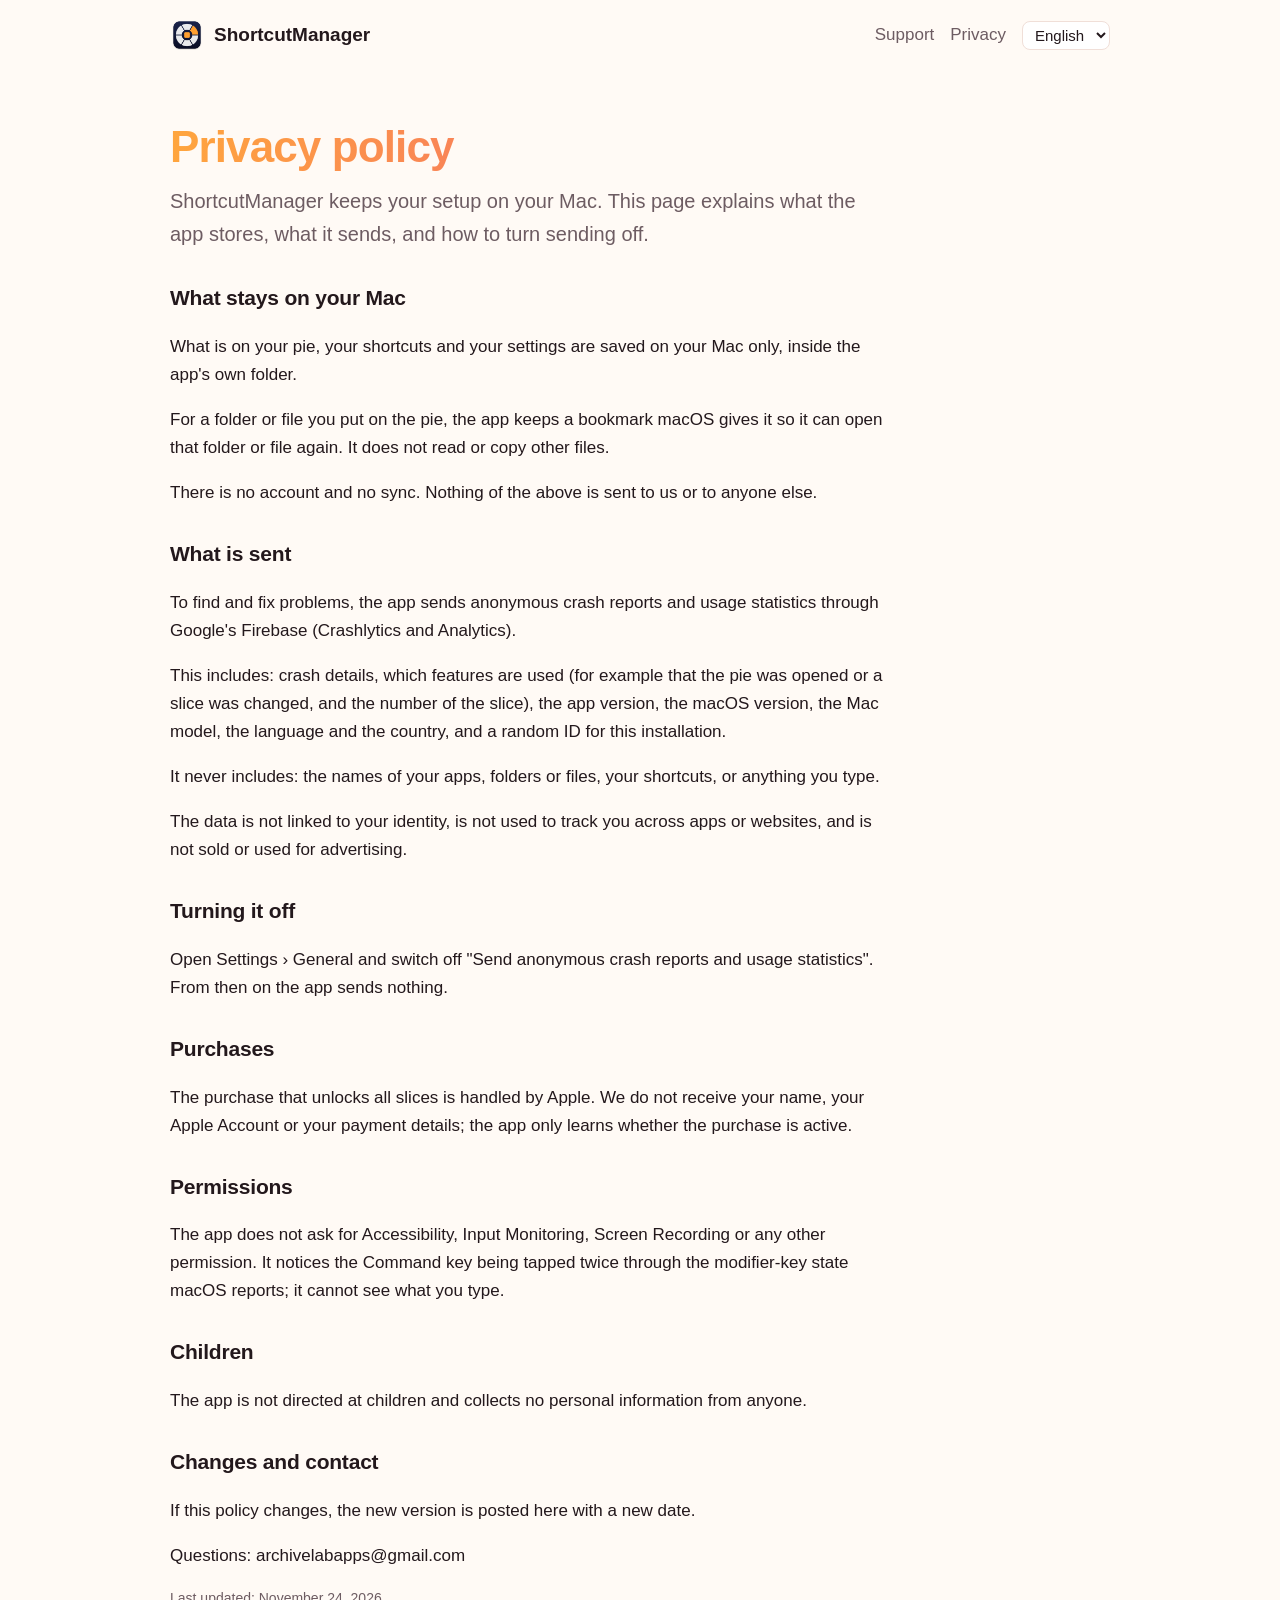
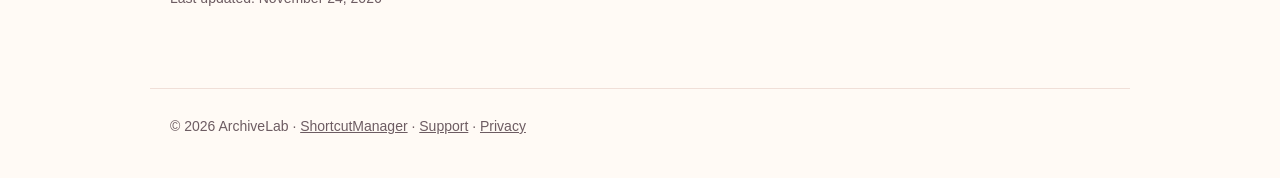
<file: en/privacy.html>
<!doctype html>
<html lang="en">
<head>
<meta charset="utf-8">
<meta name="viewport" content="width=device-width, initial-scale=1">
<title>Privacy policy | ShortcutManager</title>
<meta name="description" content="ShortcutManager keeps your setup on your Mac. This page explains what the app stores, what it sends, and how to turn sending off.">
<meta name="color-scheme" content="light dark">
<link rel="canonical" href="https://archivelab-kr.github.io/shortcutmanager/en/privacy.html">
<link rel="alternate" hreflang="en" href="https://archivelab-kr.github.io/shortcutmanager/en/privacy.html">
<link rel="alternate" hreflang="ko" href="https://archivelab-kr.github.io/shortcutmanager/ko/privacy.html">
<link rel="alternate" hreflang="x-default" href="https://archivelab-kr.github.io/shortcutmanager/">
<meta property="og:type" content="website">
<meta property="og:site_name" content="ShortcutManager">
<meta property="og:title" content="Privacy policy | ShortcutManager">
<meta property="og:description" content="ShortcutManager keeps your setup on your Mac. This page explains what the app stores, what it sends, and how to turn sending off.">
<meta property="og:url" content="https://archivelab-kr.github.io/shortcutmanager/en/privacy.html">
<meta property="og:image" content="https://archivelab-kr.github.io/shortcutmanager/assets/pie-en.jpg">
<link rel="icon" type="image/png" href="../assets/favicon.png">
<link rel="apple-touch-icon" href="../assets/icon-256.png">
<link rel="stylesheet" href="../assets/style.css">
</head>
<body>
<header class="top">
  <a class="brand" href="./"><img src="../assets/icon-256.png" alt="" width="34" height="34">ShortcutManager</a>
  <nav>
    <a href="support.html">Support</a>
    <a href="privacy.html">Privacy</a>
    <select aria-label="Language" onchange="location.href=this.value"><option value="../en/privacy.html" selected>English</option><option value="../ko/privacy.html">한국어</option></select>
  </nav>
</header>
<main>
<article><h1>Privacy policy</h1><p class="lead">ShortcutManager keeps your setup on your Mac. This page explains what the app stores, what it sends, and how to turn sending off.</p><h2>What stays on your Mac</h2><p>What is on your pie, your shortcuts and your settings are saved on your Mac only, inside the app&#x27;s own folder.</p><p>For a folder or file you put on the pie, the app keeps a bookmark macOS gives it so it can open that folder or file again. It does not read or copy other files.</p><p>There is no account and no sync. Nothing of the above is sent to us or to anyone else.</p><h2>What is sent</h2><p>To find and fix problems, the app sends anonymous crash reports and usage statistics through Google&#x27;s Firebase (Crashlytics and Analytics).</p><p>This includes: crash details, which features are used (for example that the pie was opened or a slice was changed, and the number of the slice), the app version, the macOS version, the Mac model, the language and the country, and a random ID for this installation.</p><p>It never includes: the names of your apps, folders or files, your shortcuts, or anything you type.</p><p>The data is not linked to your identity, is not used to track you across apps or websites, and is not sold or used for advertising.</p><h2>Turning it off</h2><p>Open Settings › General and switch off &quot;Send anonymous crash reports and usage statistics&quot;. From then on the app sends nothing.</p><h2>Purchases</h2><p>The purchase that unlocks all slices is handled by Apple. We do not receive your name, your Apple Account or your payment details; the app only learns whether the purchase is active.</p><h2>Permissions</h2><p>The app does not ask for Accessibility, Input Monitoring, Screen Recording or any other permission. It notices the Command key being tapped twice through the modifier-key state macOS reports; it cannot see what you type.</p><h2>Children</h2><p>The app is not directed at children and collects no personal information from anyone.</p><h2>Changes and contact</h2><p>If this policy changes, the new version is posted here with a new date.</p><p>Questions: archivelabapps@gmail.com</p><p class="small">Last updated: November 24, 2026</p></article>
</main>
<footer><span>© 2026 ArchiveLab</span> · <a href="./">ShortcutManager</a> · <a href="support.html">Support</a> · <a href="privacy.html">Privacy</a></footer>
</body>
</html>
</file>
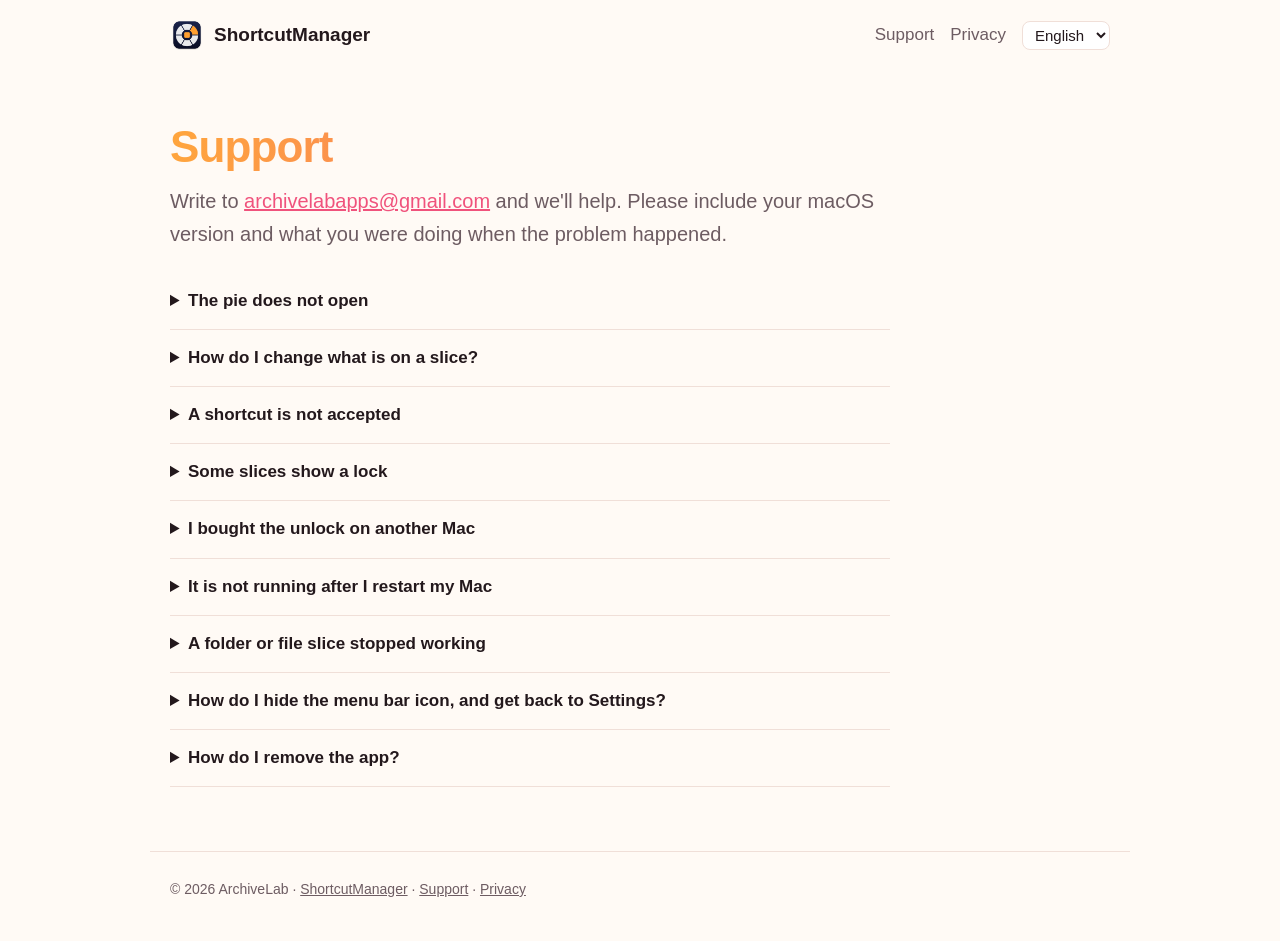
<file: en/support.html>
<!doctype html>
<html lang="en">
<head>
<meta charset="utf-8">
<meta name="viewport" content="width=device-width, initial-scale=1">
<title>Support | ShortcutManager</title>
<meta name="description" content="Write to archivelabapps@gmail.com">
<meta name="color-scheme" content="light dark">
<link rel="canonical" href="https://archivelab-kr.github.io/shortcutmanager/en/support.html">
<link rel="alternate" hreflang="en" href="https://archivelab-kr.github.io/shortcutmanager/en/support.html">
<link rel="alternate" hreflang="ko" href="https://archivelab-kr.github.io/shortcutmanager/ko/support.html">
<link rel="alternate" hreflang="x-default" href="https://archivelab-kr.github.io/shortcutmanager/">
<meta property="og:type" content="website">
<meta property="og:site_name" content="ShortcutManager">
<meta property="og:title" content="Support | ShortcutManager">
<meta property="og:description" content="Write to archivelabapps@gmail.com">
<meta property="og:url" content="https://archivelab-kr.github.io/shortcutmanager/en/support.html">
<meta property="og:image" content="https://archivelab-kr.github.io/shortcutmanager/assets/pie-en.jpg">
<link rel="icon" type="image/png" href="../assets/favicon.png">
<link rel="apple-touch-icon" href="../assets/icon-256.png">
<link rel="stylesheet" href="../assets/style.css">
</head>
<body>
<header class="top">
  <a class="brand" href="./"><img src="../assets/icon-256.png" alt="" width="34" height="34">ShortcutManager</a>
  <nav>
    <a href="support.html">Support</a>
    <a href="privacy.html">Privacy</a>
    <select aria-label="Language" onchange="location.href=this.value"><option value="../en/support.html" selected>English</option><option value="../ko/support.html">한국어</option></select>
  </nav>
</header>
<main>
<article><h1>Support</h1><p class="lead">Write to <a href="mailto:archivelabapps@gmail.com">archivelabapps@gmail.com</a> and we'll help. Please include your macOS version and what you were doing when the problem happened.</p><details><summary>The pie does not open</summary><p>Tap the left Command key twice, quickly, without pressing anything else. Holding the key does not count. You can choose another key in Settings › Options. Check that ShortcutManager is running: its icon is in the menu bar.</p></details><details><summary>How do I change what is on a slice?</summary><p>Open Settings from the menu bar icon (or press comma while the pie is open). On the Pie tab, click a slice and choose an app, a folder or a file. &quot;Leave it empty&quot; clears it.</p></details><details><summary>A shortcut is not accepted</summary><p>A shortcut needs Command or Control; macOS does not give apps from the App Store shortcuts with only Option or Shift. If nothing happens when you press the keys, another app is already using that combination.</p></details><details><summary>Some slices show a lock</summary><p>Three slices (Q, W, E) and one shortcut are free. Choose a locked slice, or Settings › General › &quot;Unlock everything…&quot;, to buy the unlock once.</p></details><details><summary>I bought the unlock on another Mac</summary><p>Open the unlock window and choose &quot;Restore Purchase&quot; while signed in to the same Apple Account.</p></details><details><summary>It is not running after I restart my Mac</summary><p>Switch on Settings › General › &quot;Open at login&quot;.</p></details><details><summary>A folder or file slice stopped working</summary><p>The folder or file was moved or renamed. Click its slice in Settings and choose it again.</p></details><details><summary>How do I hide the menu bar icon, and get back to Settings?</summary><p>Switch off Settings › General › &quot;Show in the menu bar&quot;. Open ShortcutManager again from Finder or Spotlight to show Settings.</p></details><details><summary>How do I remove the app?</summary><p>Quit ShortcutManager from its menu bar icon and move it from Applications to the Trash.</p></details></article>
</main>
<footer><span>© 2026 ArchiveLab</span> · <a href="./">ShortcutManager</a> · <a href="support.html">Support</a> · <a href="privacy.html">Privacy</a></footer>
</body>
</html>
</file>
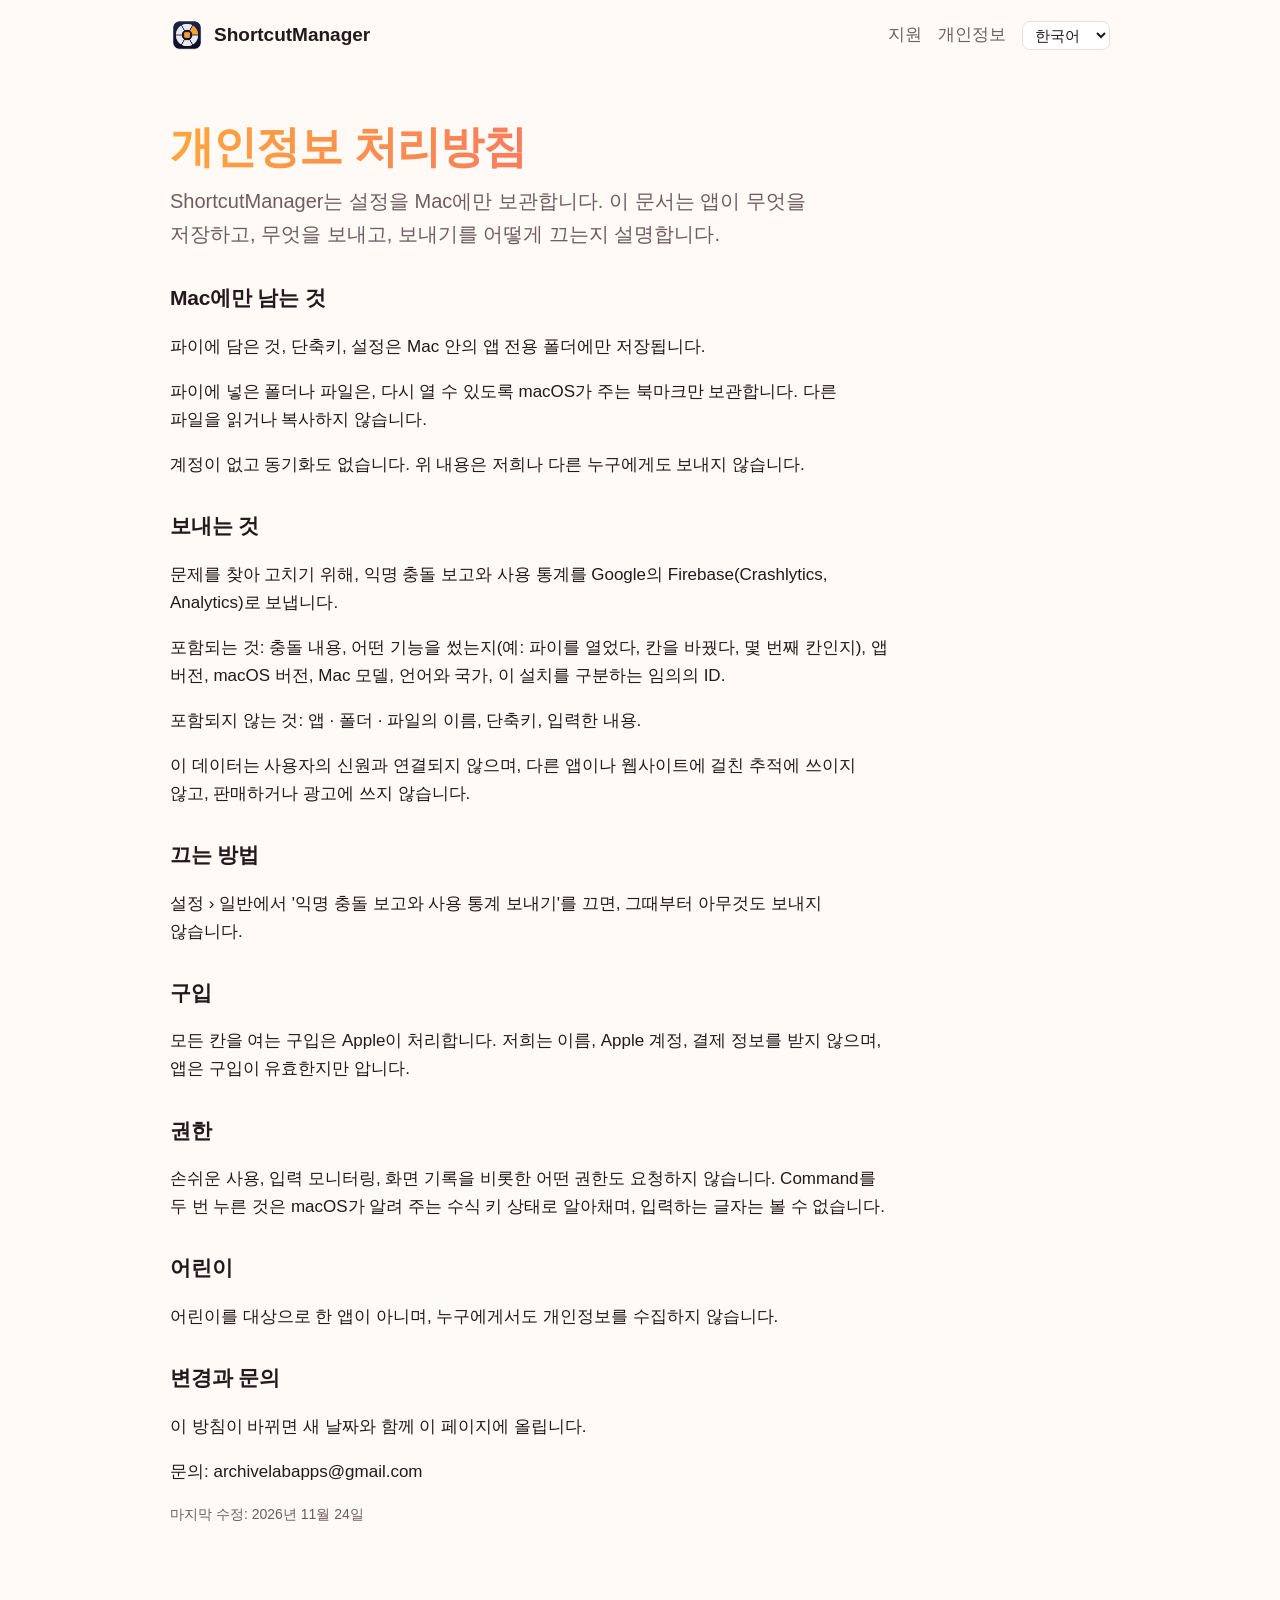
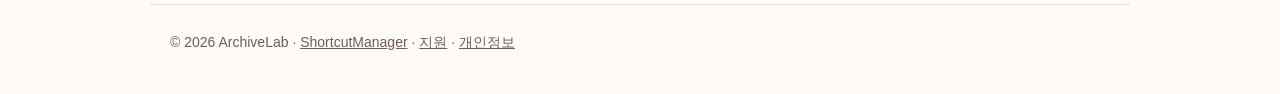
<file: ko/privacy.html>
<!doctype html>
<html lang="ko">
<head>
<meta charset="utf-8">
<meta name="viewport" content="width=device-width, initial-scale=1">
<title>개인정보 처리방침 | ShortcutManager</title>
<meta name="description" content="ShortcutManager는 설정을 Mac에만 보관합니다. 이 문서는 앱이 무엇을 저장하고, 무엇을 보내고, 보내기를 어떻게 끄는지 설명합니다.">
<meta name="color-scheme" content="light dark">
<link rel="canonical" href="https://archivelab-kr.github.io/shortcutmanager/ko/privacy.html">
<link rel="alternate" hreflang="en" href="https://archivelab-kr.github.io/shortcutmanager/en/privacy.html">
<link rel="alternate" hreflang="ko" href="https://archivelab-kr.github.io/shortcutmanager/ko/privacy.html">
<link rel="alternate" hreflang="x-default" href="https://archivelab-kr.github.io/shortcutmanager/">
<meta property="og:type" content="website">
<meta property="og:site_name" content="ShortcutManager">
<meta property="og:title" content="개인정보 처리방침 | ShortcutManager">
<meta property="og:description" content="ShortcutManager는 설정을 Mac에만 보관합니다. 이 문서는 앱이 무엇을 저장하고, 무엇을 보내고, 보내기를 어떻게 끄는지 설명합니다.">
<meta property="og:url" content="https://archivelab-kr.github.io/shortcutmanager/ko/privacy.html">
<meta property="og:image" content="https://archivelab-kr.github.io/shortcutmanager/assets/pie-ko.jpg">
<link rel="icon" type="image/png" href="../assets/favicon.png">
<link rel="apple-touch-icon" href="../assets/icon-256.png">
<link rel="stylesheet" href="../assets/style.css">
</head>
<body>
<header class="top">
  <a class="brand" href="./"><img src="../assets/icon-256.png" alt="" width="34" height="34">ShortcutManager</a>
  <nav>
    <a href="support.html">지원</a>
    <a href="privacy.html">개인정보</a>
    <select aria-label="Language" onchange="location.href=this.value"><option value="../en/privacy.html">English</option><option value="../ko/privacy.html" selected>한국어</option></select>
  </nav>
</header>
<main>
<article><h1>개인정보 처리방침</h1><p class="lead">ShortcutManager는 설정을 Mac에만 보관합니다. 이 문서는 앱이 무엇을 저장하고, 무엇을 보내고, 보내기를 어떻게 끄는지 설명합니다.</p><h2>Mac에만 남는 것</h2><p>파이에 담은 것, 단축키, 설정은 Mac 안의 앱 전용 폴더에만 저장됩니다.</p><p>파이에 넣은 폴더나 파일은, 다시 열 수 있도록 macOS가 주는 북마크만 보관합니다. 다른 파일을 읽거나 복사하지 않습니다.</p><p>계정이 없고 동기화도 없습니다. 위 내용은 저희나 다른 누구에게도 보내지 않습니다.</p><h2>보내는 것</h2><p>문제를 찾아 고치기 위해, 익명 충돌 보고와 사용 통계를 Google의 Firebase(Crashlytics, Analytics)로 보냅니다.</p><p>포함되는 것: 충돌 내용, 어떤 기능을 썼는지(예: 파이를 열었다, 칸을 바꿨다, 몇 번째 칸인지), 앱 버전, macOS 버전, Mac 모델, 언어와 국가, 이 설치를 구분하는 임의의 ID.</p><p>포함되지 않는 것: 앱 · 폴더 · 파일의 이름, 단축키, 입력한 내용.</p><p>이 데이터는 사용자의 신원과 연결되지 않으며, 다른 앱이나 웹사이트에 걸친 추적에 쓰이지 않고, 판매하거나 광고에 쓰지 않습니다.</p><h2>끄는 방법</h2><p>설정 › 일반에서 &#x27;익명 충돌 보고와 사용 통계 보내기&#x27;를 끄면, 그때부터 아무것도 보내지 않습니다.</p><h2>구입</h2><p>모든 칸을 여는 구입은 Apple이 처리합니다. 저희는 이름, Apple 계정, 결제 정보를 받지 않으며, 앱은 구입이 유효한지만 압니다.</p><h2>권한</h2><p>손쉬운 사용, 입력 모니터링, 화면 기록을 비롯한 어떤 권한도 요청하지 않습니다. Command를 두 번 누른 것은 macOS가 알려 주는 수식 키 상태로 알아채며, 입력하는 글자는 볼 수 없습니다.</p><h2>어린이</h2><p>어린이를 대상으로 한 앱이 아니며, 누구에게서도 개인정보를 수집하지 않습니다.</p><h2>변경과 문의</h2><p>이 방침이 바뀌면 새 날짜와 함께 이 페이지에 올립니다.</p><p>문의: archivelabapps@gmail.com</p><p class="small">마지막 수정: 2026년 11월 24일</p></article>
</main>
<footer><span>© 2026 ArchiveLab</span> · <a href="./">ShortcutManager</a> · <a href="support.html">지원</a> · <a href="privacy.html">개인정보</a></footer>
</body>
</html>
</file>
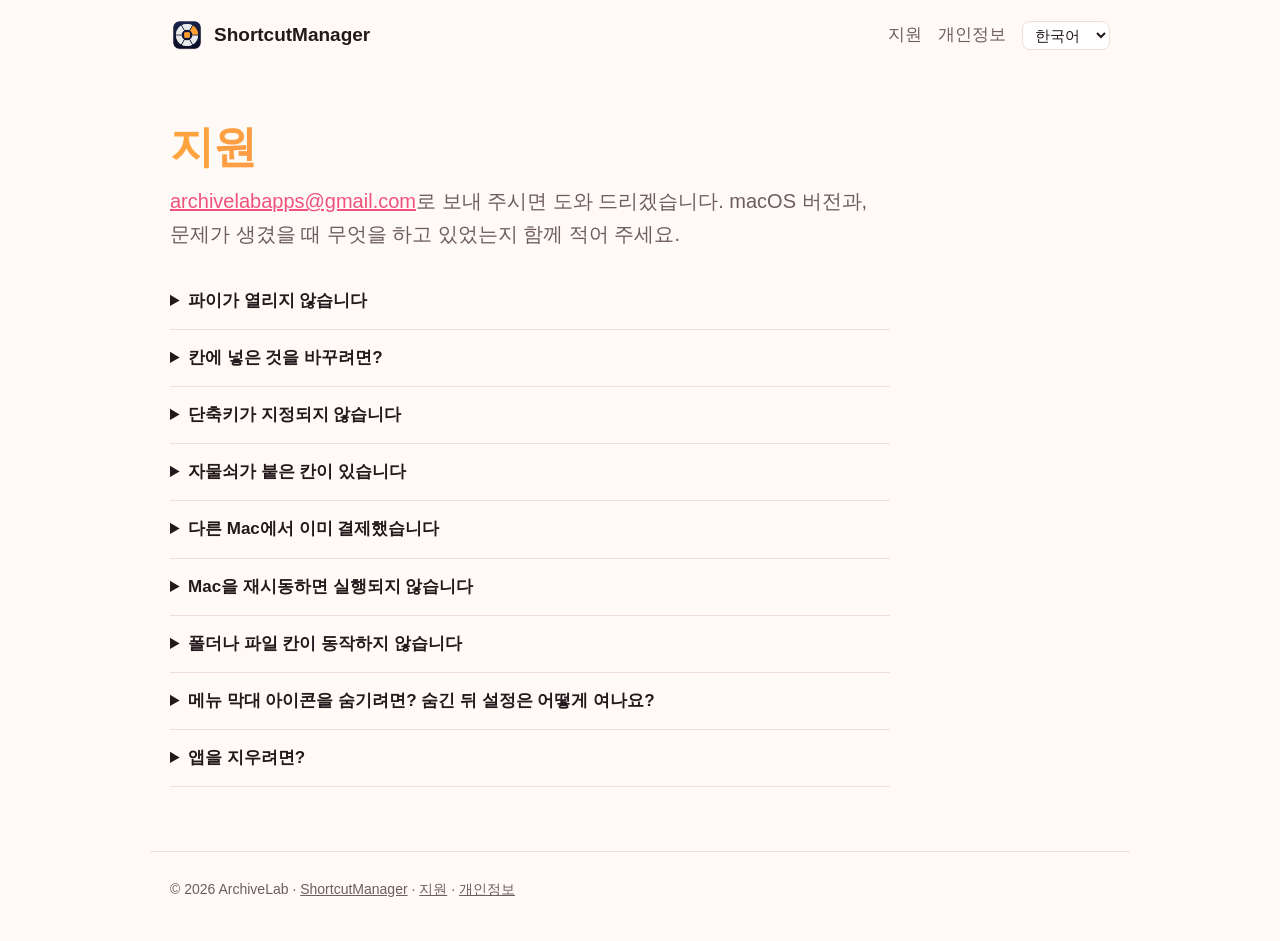
<file: ko/support.html>
<!doctype html>
<html lang="ko">
<head>
<meta charset="utf-8">
<meta name="viewport" content="width=device-width, initial-scale=1">
<title>지원 | ShortcutManager</title>
<meta name="description" content="archivelabapps@gmail.com">
<meta name="color-scheme" content="light dark">
<link rel="canonical" href="https://archivelab-kr.github.io/shortcutmanager/ko/support.html">
<link rel="alternate" hreflang="en" href="https://archivelab-kr.github.io/shortcutmanager/en/support.html">
<link rel="alternate" hreflang="ko" href="https://archivelab-kr.github.io/shortcutmanager/ko/support.html">
<link rel="alternate" hreflang="x-default" href="https://archivelab-kr.github.io/shortcutmanager/">
<meta property="og:type" content="website">
<meta property="og:site_name" content="ShortcutManager">
<meta property="og:title" content="지원 | ShortcutManager">
<meta property="og:description" content="archivelabapps@gmail.com">
<meta property="og:url" content="https://archivelab-kr.github.io/shortcutmanager/ko/support.html">
<meta property="og:image" content="https://archivelab-kr.github.io/shortcutmanager/assets/pie-ko.jpg">
<link rel="icon" type="image/png" href="../assets/favicon.png">
<link rel="apple-touch-icon" href="../assets/icon-256.png">
<link rel="stylesheet" href="../assets/style.css">
</head>
<body>
<header class="top">
  <a class="brand" href="./"><img src="../assets/icon-256.png" alt="" width="34" height="34">ShortcutManager</a>
  <nav>
    <a href="support.html">지원</a>
    <a href="privacy.html">개인정보</a>
    <select aria-label="Language" onchange="location.href=this.value"><option value="../en/support.html">English</option><option value="../ko/support.html" selected>한국어</option></select>
  </nav>
</header>
<main>
<article><h1>지원</h1><p class="lead"><a href="mailto:archivelabapps@gmail.com">archivelabapps@gmail.com</a>로 보내 주시면 도와 드리겠습니다. macOS 버전과, 문제가 생겼을 때 무엇을 하고 있었는지 함께 적어 주세요.</p><details><summary>파이가 열리지 않습니다</summary><p>왼쪽 Command를 다른 키 없이 빠르게 두 번 누릅니다. 길게 누르는 것은 해당하지 않습니다. 설정 › 옵션에서 다른 키로 바꿀 수 있습니다. ShortcutManager가 실행 중인지도 확인해 주세요(메뉴 막대에 아이콘이 있습니다).</p></details><details><summary>칸에 넣은 것을 바꾸려면?</summary><p>메뉴 막대 아이콘에서 설정을 엽니다(파이가 열린 채 쉼표를 눌러도 됩니다). 파이 탭에서 칸을 누르고 앱 · 폴더 · 파일을 고릅니다. &#x27;비워 두기&#x27;를 누르면 비웁니다.</p></details><details><summary>단축키가 지정되지 않습니다</summary><p>단축키에는 Command나 Control이 들어가야 합니다. macOS는 App Store 앱에 Option이나 Shift만으로 된 단축키를 주지 않습니다. 키를 눌러도 반응이 없으면 다른 앱이 그 조합을 이미 쓰고 있는 것입니다.</p></details><details><summary>자물쇠가 붙은 칸이 있습니다</summary><p>세 칸(Q, W, E)과 전용 단축키 하나가 무료입니다. 잠긴 칸을 고르거나 설정 › 일반 › &#x27;전부 잠금 해제…&#x27;에서 한 번 결제하면 모두 열립니다.</p></details><details><summary>다른 Mac에서 이미 결제했습니다</summary><p>같은 Apple 계정으로 로그인한 상태에서 잠금 해제 창의 &#x27;구입 복원&#x27;을 누릅니다.</p></details><details><summary>Mac을 재시동하면 실행되지 않습니다</summary><p>설정 › 일반 › &#x27;로그인할 때 실행&#x27;을 켭니다.</p></details><details><summary>폴더나 파일 칸이 동작하지 않습니다</summary><p>그 폴더나 파일이 옮겨졌거나 이름이 바뀐 것입니다. 설정에서 그 칸을 눌러 다시 골라 주세요.</p></details><details><summary>메뉴 막대 아이콘을 숨기려면? 숨긴 뒤 설정은 어떻게 여나요?</summary><p>설정 › 일반 › &#x27;메뉴 막대에 보이기&#x27;를 끕니다. Finder나 Spotlight에서 ShortcutManager를 다시 열면 설정이 나옵니다.</p></details><details><summary>앱을 지우려면?</summary><p>메뉴 막대 아이콘에서 ShortcutManager를 종료한 뒤, 응용 프로그램 폴더에서 휴지통으로 옮깁니다.</p></details></article>
</main>
<footer><span>© 2026 ArchiveLab</span> · <a href="./">ShortcutManager</a> · <a href="support.html">지원</a> · <a href="privacy.html">개인정보</a></footer>
</body>
</html>
</file>
<file: assets/style.css>
:root { --bg: #fffaf5; --text: #23181c; --muted: #6d5c62; --card: #ffffff; --line: #f0dfd8; --accent: #f0527c; --accent2: #ffa63d; }
@media (prefers-color-scheme: dark) { :root { --bg: #1b1517; --text: #f6ecee; --muted: #b9a7ad; --card: #261d20; --line: #3a2c30; } }
* { box-sizing: border-box; }
body { margin: 0; background: var(--bg); color: var(--text); font: 17px/1.65 -apple-system, BlinkMacSystemFont, "Apple SD Gothic Neo", "Segoe UI", sans-serif; word-break: keep-all; }
a { color: var(--accent); }
.top, main, footer { max-width: 980px; margin: 0 auto; padding: 0 20px; }
.top { display: flex; align-items: center; justify-content: space-between; padding-top: 18px; padding-bottom: 18px; gap: 12px; flex-wrap: wrap; }
.brand { display: flex; align-items: center; gap: 10px; font-weight: 700; font-size: 19px; color: var(--text); text-decoration: none; }
.brand img { border-radius: 8px; }
nav { display: flex; align-items: center; gap: 16px; }
nav a { color: var(--muted); text-decoration: none; }
nav select { font: inherit; font-size: 15px; padding: 4px 8px; border-radius: 8px; border: 1px solid var(--line); background: var(--card); color: var(--text); }
section, article { padding: 34px 0; }
.hero { text-align: center; }
h1 { font-size: clamp(34px, 6vw, 58px); line-height: 1.12; margin: 18px 0 14px; letter-spacing: -0.02em;
     background: linear-gradient(100deg, var(--accent2), var(--accent)); -webkit-background-clip: text; background-clip: text; color: transparent; }
article h1 { font-size: clamp(30px, 5vw, 44px); }
h2 { font-size: 26px; margin: 0 0 10px; letter-spacing: -0.01em; }
article h2 { font-size: 21px; margin-top: 30px; }
h3 { font-size: 19px; margin: 0 0 4px; }
.lead { font-size: 20px; color: var(--muted); max-width: 720px; margin: 0 auto 22px; }
article .lead { margin-left: 0; }
.small { font-size: 14px; color: var(--muted); }
.button { display: inline-block; padding: 14px 28px; border-radius: 999px; color: #fff; font-weight: 700; text-decoration: none;
          background: linear-gradient(100deg, var(--accent2), var(--accent)); box-shadow: 0 8px 24px rgba(240, 82, 124, .28); }
.demo, .split img { width: 100%; height: auto; border-radius: 18px; margin-top: 26px; box-shadow: 0 18px 50px rgba(120, 40, 60, .22); display: block; }
.steps { list-style: none; padding: 0; margin: 18px 0 0; display: grid; grid-template-columns: repeat(auto-fit, minmax(240px, 1fr)); gap: 16px; counter-reset: step; }
.steps li { background: var(--card); border: 1px solid var(--line); border-radius: 16px; padding: 20px; counter-increment: step; }
.steps li::before { content: counter(step); display: inline-grid; place-items: center; width: 30px; height: 30px; border-radius: 50%; color: #fff; font-weight: 700; margin-bottom: 10px;
                    background: linear-gradient(100deg, var(--accent2), var(--accent)); }
.steps p, .cards p, .cards li { color: var(--muted); margin: 0; }
.split { display: grid; grid-template-columns: repeat(auto-fit, minmax(300px, 1fr)); gap: 28px; align-items: center; }
.split img { margin-top: 0; }
.cards { display: grid; grid-template-columns: repeat(auto-fit, minmax(280px, 1fr)); gap: 16px; }
.cards > div { background: var(--card); border: 1px solid var(--line); border-radius: 16px; padding: 24px; }
.cards ul { margin: 0; padding-left: 20px; }
.cards p + p { margin-top: 10px; }
article { max-width: 720px; }
details { border-bottom: 1px solid var(--line); padding: 14px 0; }
summary { cursor: pointer; font-weight: 600; }
details p { color: var(--muted); margin: 8px 0 0; }
footer { padding-top: 26px; padding-bottom: 40px; color: var(--muted); font-size: 14px; border-top: 1px solid var(--line); margin-top: 30px; }
footer a { color: var(--muted); }
@media (prefers-reduced-motion: reduce) { video { display: none; } }
</file>
